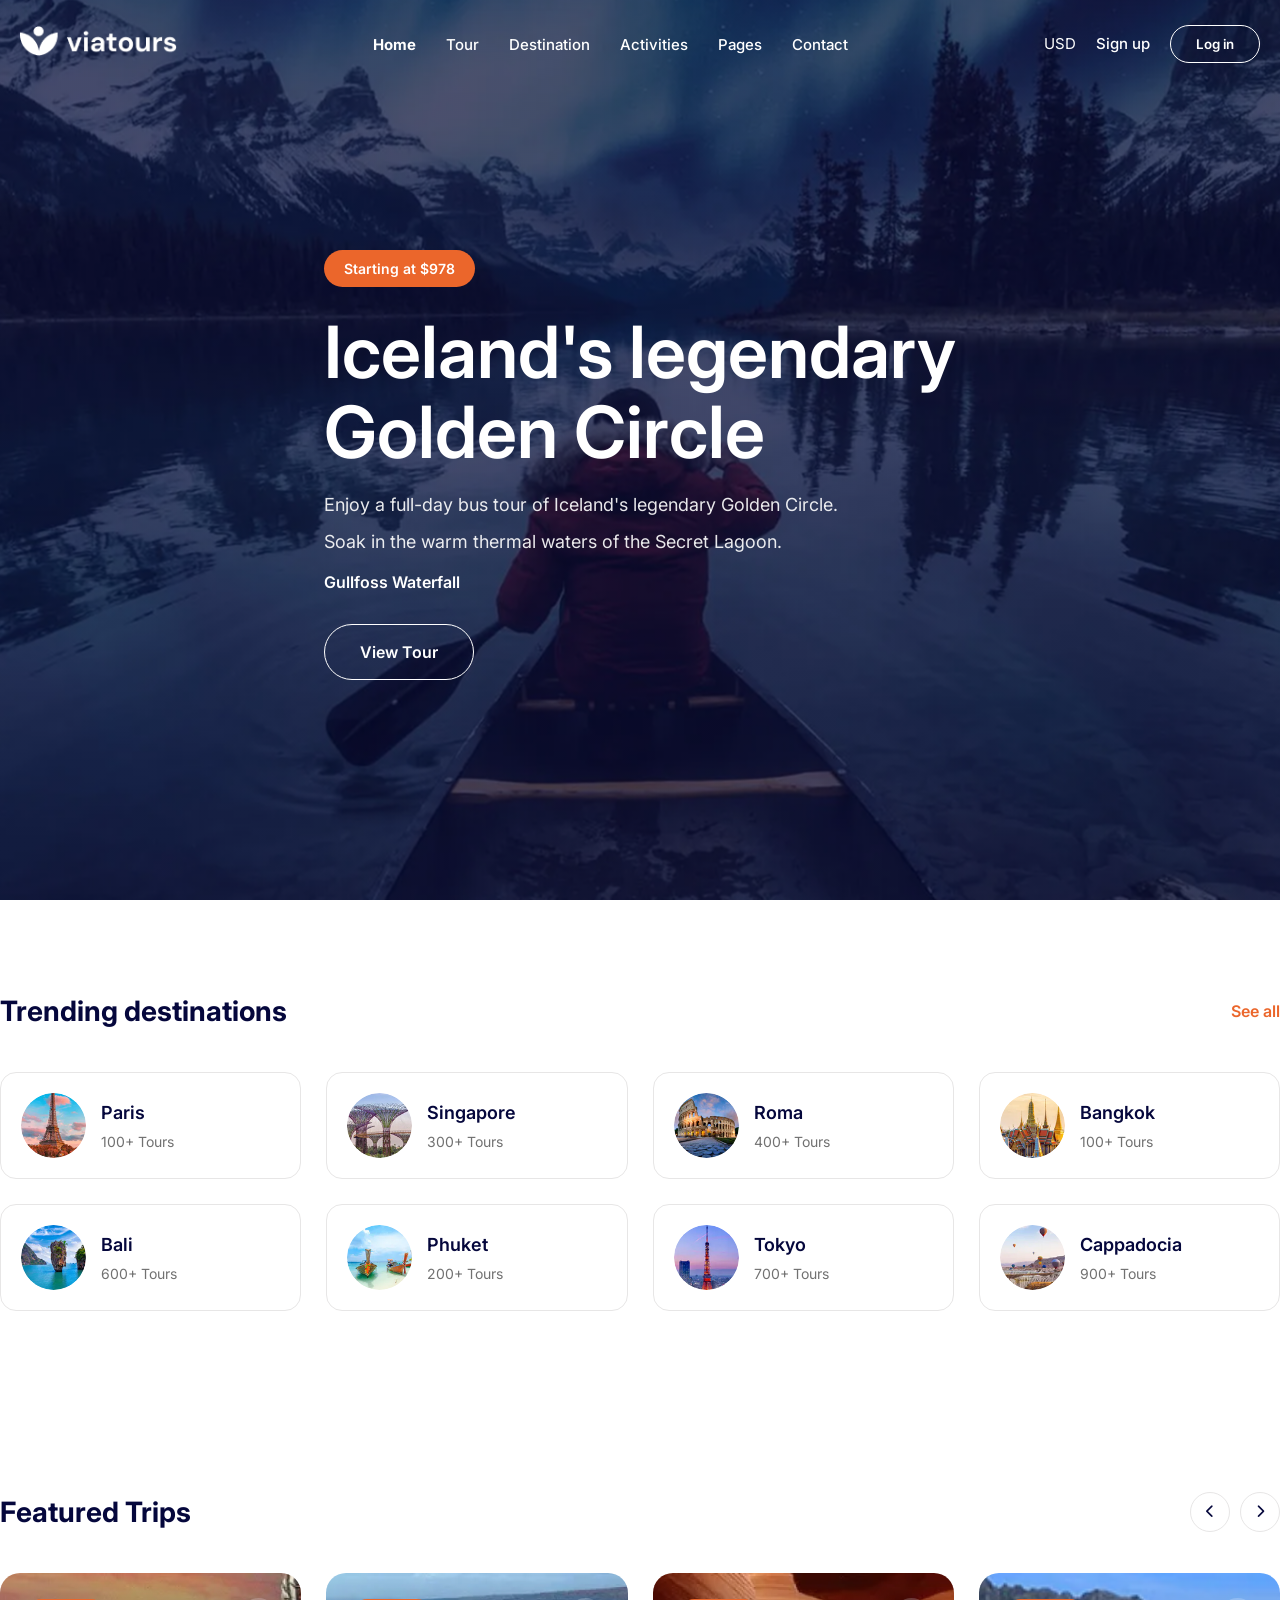
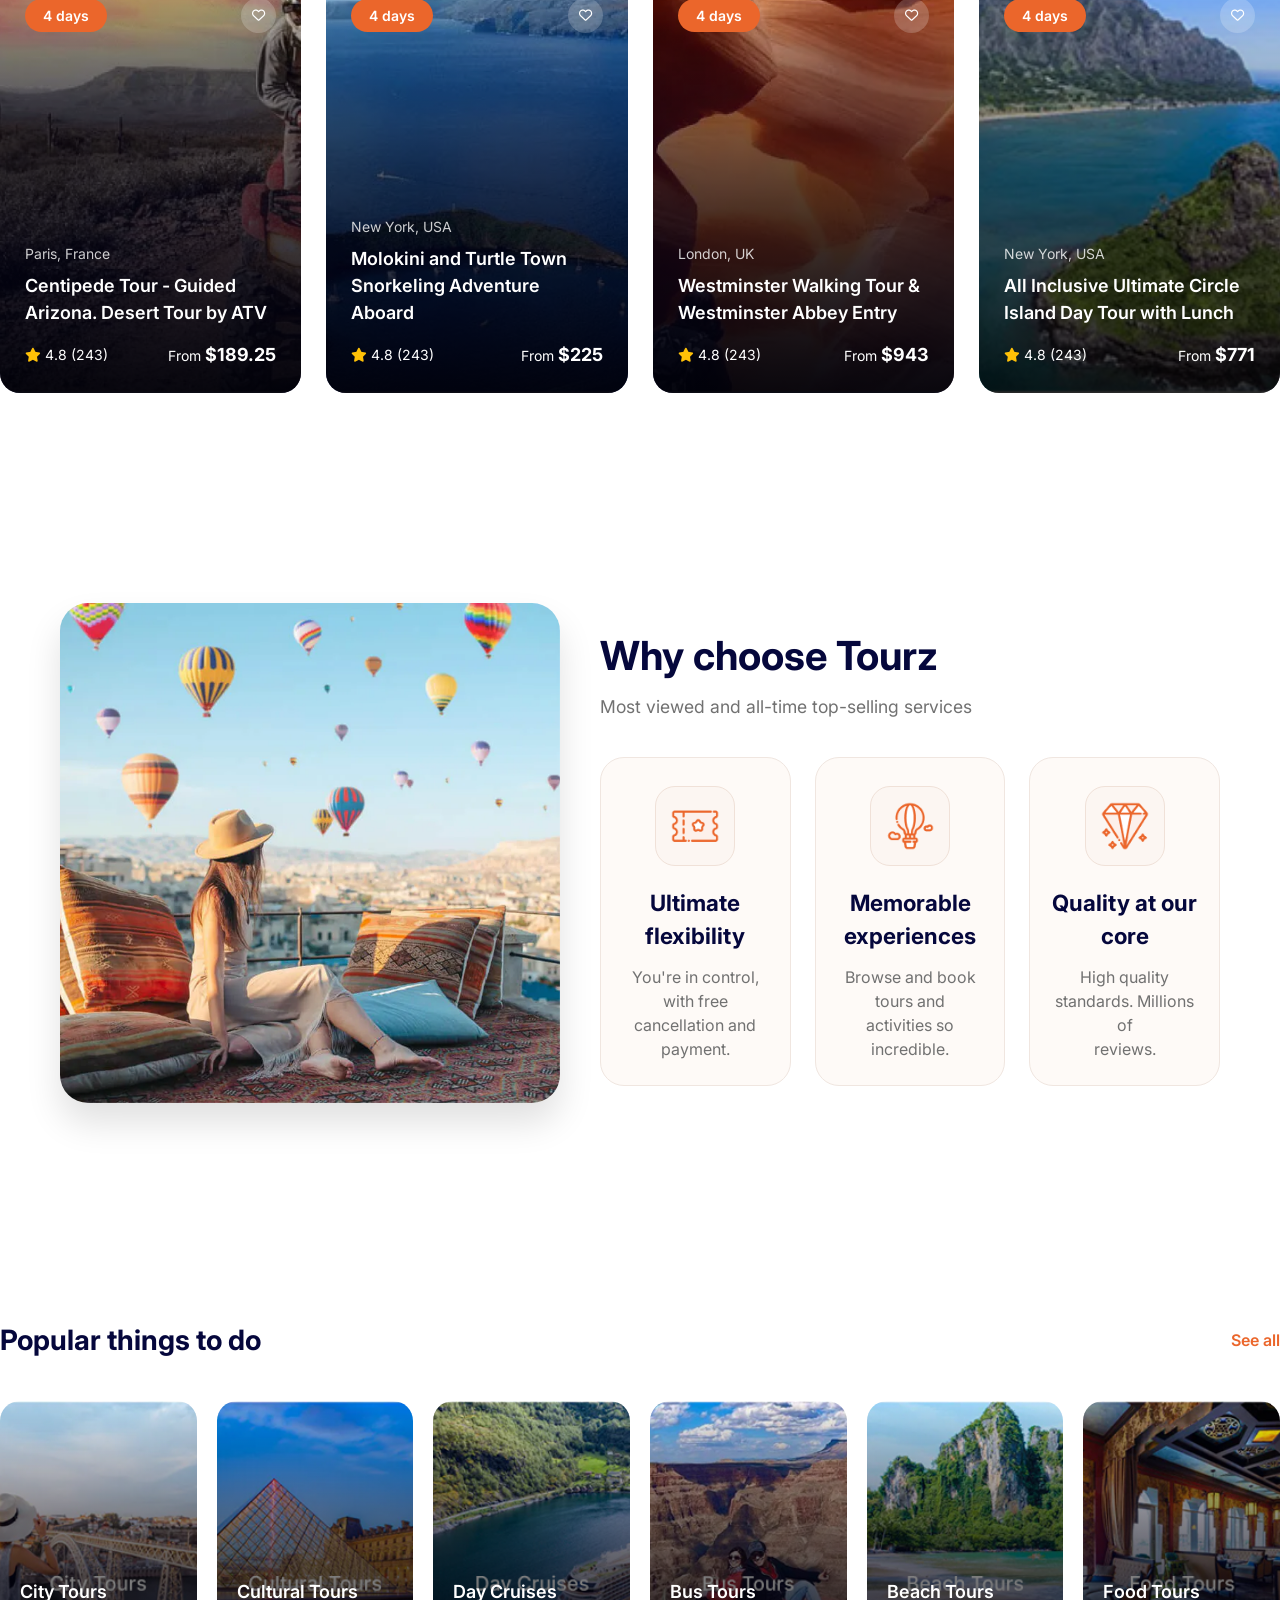
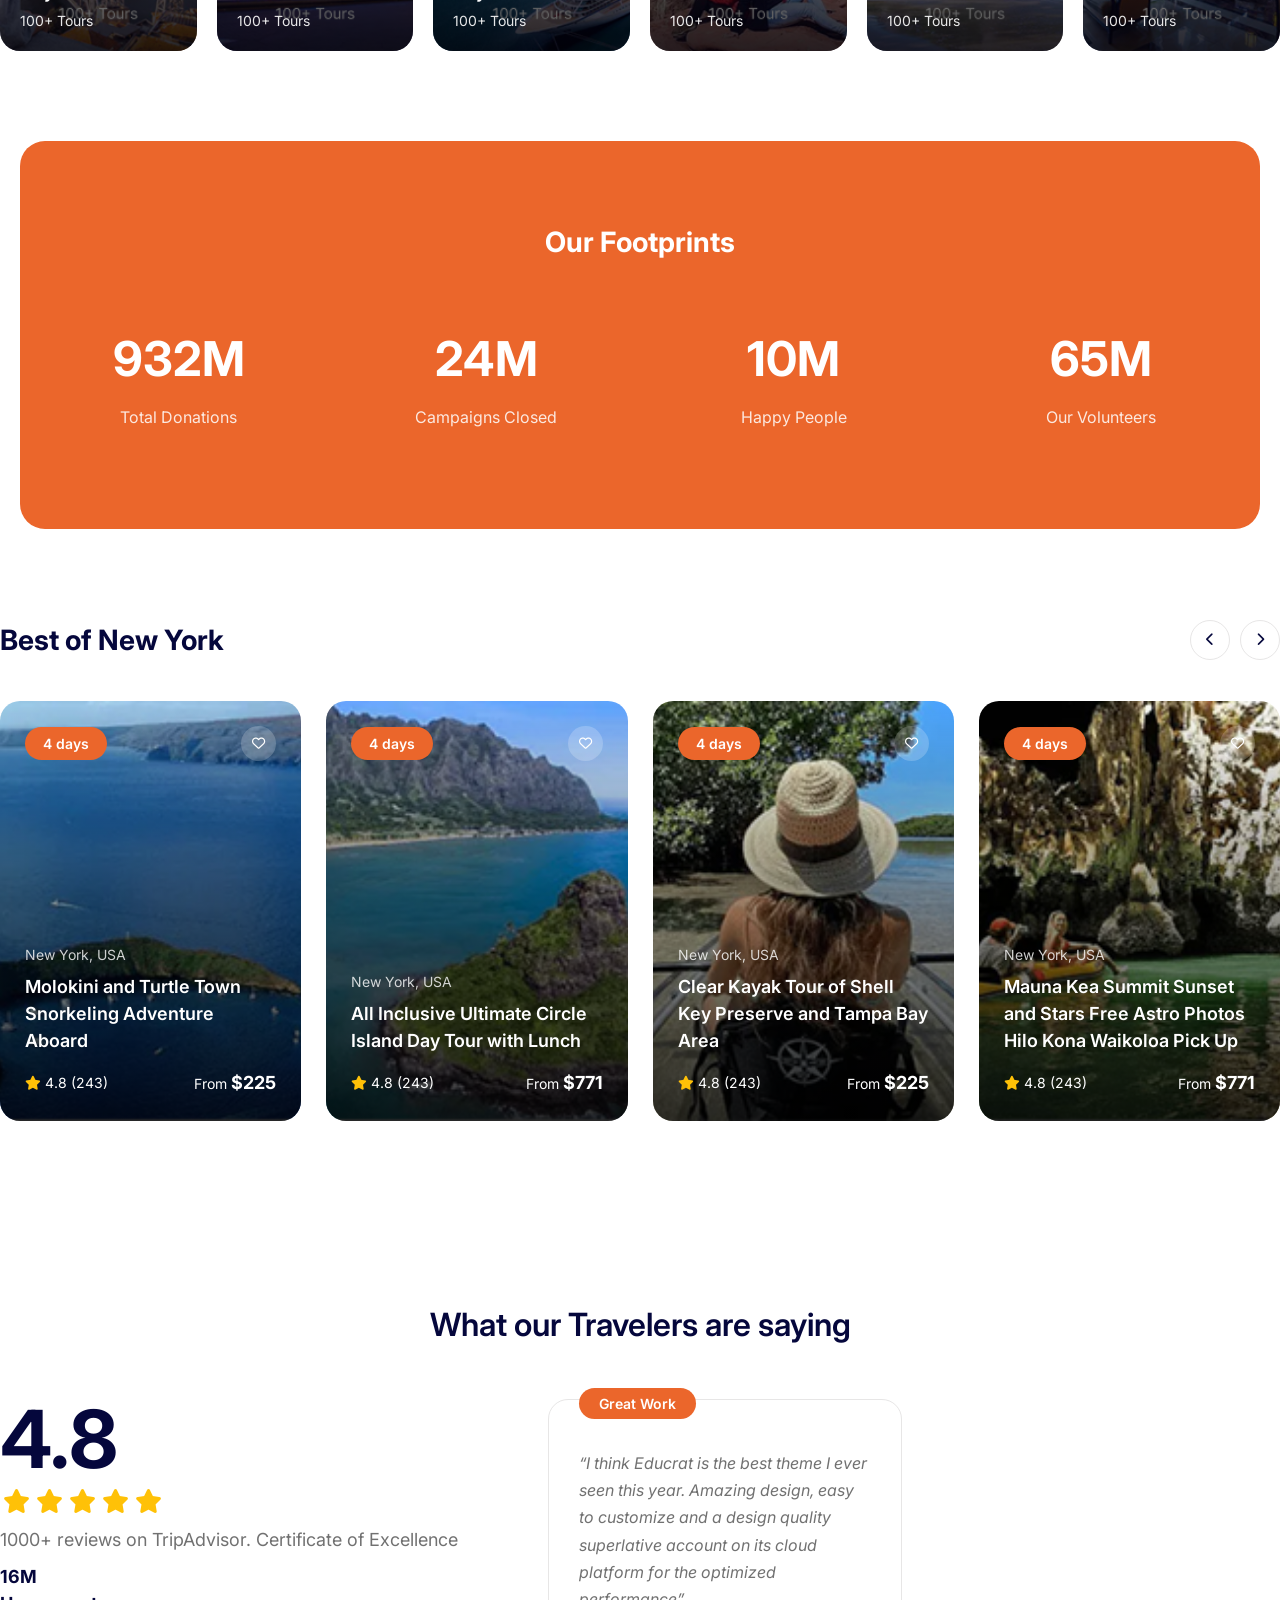
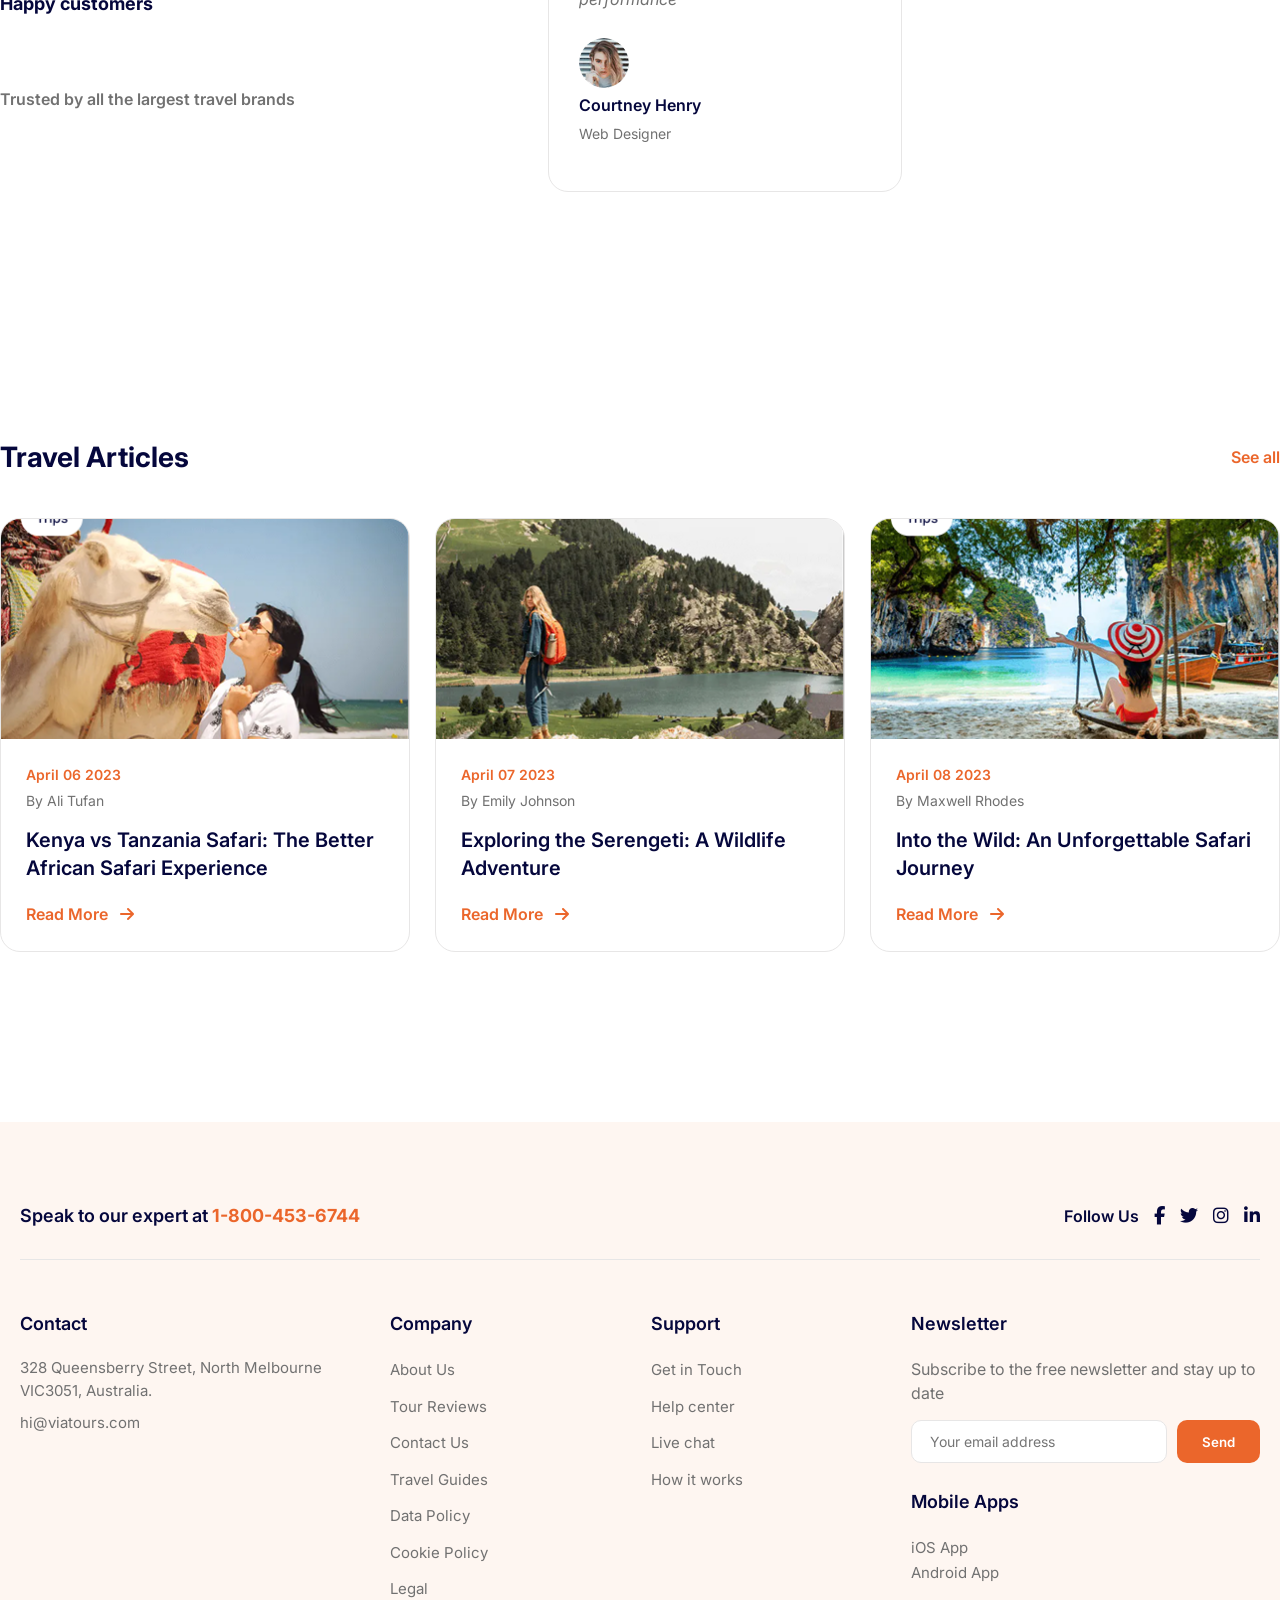
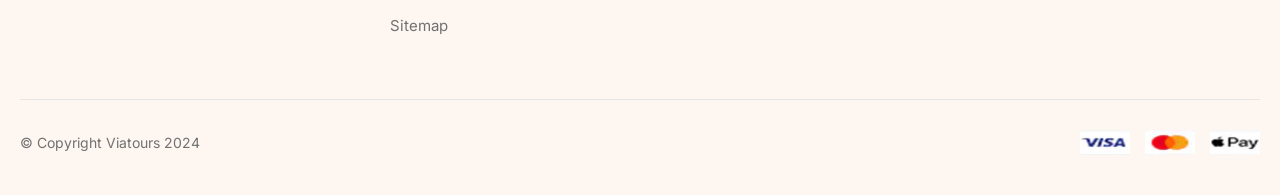
<file: index.html>
<!DOCTYPE html>
<html lang="uk">
<head>
    <meta charset="UTF-8">
    <meta name="viewport" content="width=device-width, initial-scale=1.0">
    <title>Viatours - Iceland's legendary Golden Circle</title>
    <link rel="stylesheet" href="style.css">
    <link href="https://fonts.googleapis.com/css2?family=Inter:wght@400;500;600;700&display=swap" rel="stylesheet">
    <link rel="stylesheet" href="https://cdnjs.cloudflare.com/ajax/libs/font-awesome/6.4.0/css/all.min.css">
</head>
<body>

    <header class="main-header">
        <div class="container header-flex">
            <div class="logo">
                <img src="images/viatours.png" alt="Viatours Logo" height="30">
            </div>
            <nav class="nav-menu">
                <ul>
                    <li><a href="#" class="active">Home</a></li>
                    <li><a href="#">Tour</a></li>
                    <li><a href="#">Destination</a></li>
                    <li><a href="#">Activities</a></li>
                    <li><a href="#">Pages</a></li>
                    <li><a href="#">Contact</a></li>
                </ul>
            </nav>
            <div class="header-right">
                <span class="currency">USD</span>
                <a href="#" class="sign-up">Sign up</a>
                <button class="btn-login">Log in</button>
            </div>
        </div>
    </header>

    <!-- Hero section - створено в гілці feature/hero -->
    <section class="hero">
        <div class="container">
            <div class="hero-content">
                <span class="price-tag">Starting at $978</span>
                <h1>Iceland's legendary <br> Golden Circle</h1>
                <p>Enjoy a full-day bus tour of Iceland's legendary Golden Circle.</p>
                <p>Soak in the warm thermal waters of the Secret Lagoon.</p>
                <span class="waterfall">Gullfoss Waterfall</span>
                <a href="#" class="btn-view">View Tour</a>
                <div class="slider-dots">
                </div>
            </div>
        </div>
    </section>

    <!-- Trending destinations section - створено в гілці feature/destinations -->
    <section class="destinations container section-padding">
        <div class="section-header">
            <h2>Trending destinations</h2>
            <a href="#" class="see-all">See all</a>
        </div>
        <div class="dest-grid">
            <div class="dest-card">
                <img src="images/Paris.png" alt="Paris">
                <div class="dest-info"><h3>Paris</h3><p>100+ Tours</p></div>
            </div>
            <div class="dest-card">
                <img src="images/Singapur.png" alt="Singapore">
                <div class="dest-info"><h3>Singapore</h3><p>300+ Tours</p></div>
            </div>
            <div class="dest-card">
                <img src="images/Roma.png" alt="Roma">
                <div class="dest-info"><h3>Roma</h3><p>400+ Tours</p></div>
            </div>
            <div class="dest-card">
                <img src="images/Bangkok.png" alt="Bangkok">
                <div class="dest-info"><h3>Bangkok</h3><p>100+ Tours</p></div>
            </div>
            <div class="dest-card">
                <img src="images/Bali.png" alt="Bali">
                <div class="dest-info"><h3>Bali</h3><p>600+ Tours</p></div>
            </div>
            <div class="dest-card">
                <img src="images/Phuket.png" alt="Phuket">
                <div class="dest-info"><h3>Phuket</h3><p>200+ Tours</p></div>
            </div>
            <div class="dest-card">
                <img src="images/Tokyo.png" alt="Tokyo">
                <div class="dest-info"><h3>Tokyo</h3><p>700+ Tours</p></div>
            </div>
            <div class="dest-card">
                <img src="images/Cappadocia.png" alt="Cappadocia">
                <div class="dest-info"><h3>Cappadocia</h3><p>900+ Tours</p></div>
            </div>
        </div>
    </section>

    <!-- Featured Trips section - створено в гілці feature/featured-trips -->
    <section class="featured-trips container section-padding">
        <div class="section-header">
            <h2>Featured Trips</h2>
            <div class="nav-arrows">
                <button class="arrow-btn"><i class="fa-solid fa-chevron-left"></i></button>
                <button class="arrow-btn"><i class="fa-solid fa-chevron-right"></i></button>
            </div>
        </div>
        <div class="trips-grid">
            <div class="trip-card" style="background-image: url('images/Centipede Tour.png');">
                <div class="trip-top">
                    <div class="trip-badge">4 days</div>
                    <button class="fav-btn"><i class="fa-regular fa-heart"></i></button>
                </div>
                <div class="trip-content">
                    <p class="trip-location">Paris, France</p>
                    <h4>Centipede Tour - Guided Arizona. Desert Tour by ATV</h4>
                    <div class="trip-footer">
                        <span class="trip-rating"><i class="fa-solid fa-star"></i> 4.8 (243)</span>
                        <span class="trip-price">From <strong>$189.25</strong></span>
                    </div>
                </div>
            </div>
            <div class="trip-card" style="background-image: url('images/Molokini.png');">
                <div class="trip-top">
                    <div class="trip-badge">4 days</div>
                    <button class="fav-btn"><i class="fa-regular fa-heart"></i></button>
                </div>
                <div class="trip-content">
                    <p class="trip-location">New York, USA</p>
                    <h4>Molokini and Turtle Town Snorkeling Adventure Aboard</h4>
                    <div class="trip-footer">
                        <span class="trip-rating"><i class="fa-solid fa-star"></i> 4.8 (243)</span>
                        <span class="trip-price">From <strong>$225</strong></span>
                    </div>
                </div>
            </div>
            <div class="trip-card" style="background-image: url('images/Westminster.png');">
                <div class="trip-top">
                    <div class="trip-badge">4 days</div>
                    <button class="fav-btn"><i class="fa-regular fa-heart"></i></button>
                </div>
                <div class="trip-content">
                    <p class="trip-location">London, UK</p>
                    <h4>Westminster Walking Tour & Westminster Abbey Entry</h4>
                    <div class="trip-footer">
                        <span class="trip-rating"><i class="fa-solid fa-star"></i> 4.8 (243)</span>
                        <span class="trip-price">From <strong>$943</strong></span>
                    </div>
                </div>
            </div>
            <div class="trip-card" style="background-image: url('images/All Inclusive Ultimate Circle Island.png');">
                <div class="trip-top">
                    <div class="trip-badge">4 days</div>
                    <button class="fav-btn"><i class="fa-regular fa-heart"></i></button>
                </div>
                <div class="trip-content">
                    <p class="trip-location">New York, USA</p>
                    <h4>All Inclusive Ultimate Circle Island Day Tour with Lunch</h4>
                    <div class="trip-footer">
                        <span class="trip-rating"><i class="fa-solid fa-star"></i> 4.8 (243)</span>
                        <span class="trip-price">From <strong>$771</strong></span>
                    </div>
                </div>
            </div>
        </div>
    </section>

    <!-- Why choose Tourz section - створено в гілці feature/why-choose -->
<section class="why-tourz-section">
    <div class="why-tourz-layout">
        <div class="tourz-person-image">
            <img src="images/Why.png" alt="Happy traveler" />
        </div>

        <div class="why-tourz-content">
            <div class="tourz-header">
                <h2>Why choose Tourz</h2>
                <p class="tourz-subhead">Most viewed and all-time top-selling services</p>
            </div>

            <div class="tourz-features-grid">
                <div class="feature-card">
                    <div class="feature-img-slot">
                        <img src="images/ticket.svg.png" alt="Flexibility icon" />
                    </div>
                    <h3>Ultimate flexibility</h3>
                    <p>You're in control, with free<br>cancellation and payment.</p>
                </div>
                <div class="feature-card">
                    <div class="feature-img-slot">
                        <img src="images/hot-air-balloon.svg fill.png" alt="Experiences icon" />
                    </div>
                    <h3>Memorable experiences</h3>
                    <p>Browse and book tours and<br>activities so incredible.</p>
                </div>
                <div class="feature-card">
                    <div class="feature-img-slot">
                        <img src="images/diamond.svg.png" alt="Quality icon" />
                    </div>
                    <h3>Quality at our core</h3>
                    <p>High quality standards. Millions of<br>reviews.</p>
                </div>
            </div>
        </div>
    </div>
</section>

    <!-- Popular things to do section - створено в гілці feature/popular-activities -->
    <section class="popular-activities container section-padding">
        <div class="section-header">
            <h2>Popular things to do</h2>
            <a href="#" class="see-all">See all</a>
        </div>
        <div class="activities-grid">
            <div class="activity-card">
                <img src="images/City Tours.png" alt="City Tours">
                <div class="activity-info"><h3>City Tours</h3><p>100+ Tours</p></div>
            </div>
            <div class="activity-card">
                <img src="images/Cultural Tours.png" alt="Cultural Tours">
                <div class="activity-info"><h3>Cultural Tours</h3><p>100+ Tours</p></div>
            </div>
            <div class="activity-card">
                <img src="images/Day Cruises.png" alt="Day Cruises">
                <div class="activity-info"><h3>Day Cruises</h3><p>100+ Tours</p></div>
            </div>
            <div class="activity-card">
                <img src="images/Bus Tours.png" alt="Bus Tours">
                <div class="activity-info"><h3>Bus Tours</h3><p>100+ Tours</p></div>
            </div>
            <div class="activity-card">
                <img src="images/Beach Tours.png" alt="Beach Tours">
                <div class="activity-info"><h3>Beach Tours</h3><p>100+ Tours</p></div>
            </div>
            <div class="activity-card">
                <img src="images/Food Tours.png" alt="Food Tours">
                <div class="activity-info"><h3>Food Tours</h3><p>100+ Tours</p></div>
            </div>
        </div>
    </section>

<!-- Our Footprints stats section - створено в гілці feature/stats -->
<section class="stats section-padding">
    <div class="container">
        <div class="section-header justify-center">
            <h2>Our Footprints</h2>
        </div>
        <div class="stats-grid">
            <div class="stat-box">
                <h3>932M</h3>
                <p>Total Donations</p>
            </div>
            <div class="stat-box">
                <h3>24M</h3>
                <p>Campaigns Closed</p>
            </div>
            <div class="stat-box">
                <h3>10M</h3>
                <p>Happy People</p>
            </div>
            <div class="stat-box">
                <h3>65M</h3>
                <p>Our Volunteers</p>
            </div>
        </div>
    </div>
</section>

    <section class="best-of-ny container section-padding">
        <div class="section-header">
            <h2>Best of New York</h2>
            <div class="nav-arrows">
                <button class="arrow-btn"><i class="fa-solid fa-chevron-left"></i></button>
                <button class="arrow-btn"><i class="fa-solid fa-chevron-right"></i></button>
            </div>
        </div>
        <div class="trips-grid">
            <div class="trip-card" style="background-image: url('images/Moloki and Turtle Town.png');">
                <div class="trip-top">
                    <div class="trip-badge">4 days</div>
                    <button class="fav-btn"><i class="fa-regular fa-heart"></i></button>
                </div>
                <div class="trip-content">
                    <p class="trip-location">New York, USA</p>
                    <h4>Molokini and Turtle Town Snorkeling Adventure Aboard</h4>
                    <div class="trip-footer">
                        <span class="trip-rating"><i class="fa-solid fa-star"></i> 4.8 (243)</span>
                        <span class="trip-price">From <strong>$225</strong></span>
                    </div>
                </div>
            </div>
            <div class="trip-card" style="background-image: url('images/All Inclusive Ultimate Circle Island.png');">
                <div class="trip-top">
                    <div class="trip-badge">4 days</div>
                    <button class="fav-btn"><i class="fa-regular fa-heart"></i></button>
                </div>
                <div class="trip-content">
                    <p class="trip-location">New York, USA</p>
                    <h4>All Inclusive Ultimate Circle Island Day Tour with Lunch</h4>
                    <div class="trip-footer">
                        <span class="trip-rating"><i class="fa-solid fa-star"></i> 4.8 (243)</span>
                        <span class="trip-price">From <strong>$771</strong></span>
                    </div>
                </div>
            </div>
            <div class="trip-card" style="background-image: url('images/Clear Kayak Tour of Shell Key.png');">
                <div class="trip-top">
                    <div class="trip-badge">4 days</div>
                    <button class="fav-btn"><i class="fa-regular fa-heart"></i></button>
                </div>
                <div class="trip-content">
                    <p class="trip-location">New York, USA</p>
                    <h4>Clear Kayak Tour of Shell Key Preserve and Tampa Bay Area</h4>
                    <div class="trip-footer">
                        <span class="trip-rating"><i class="fa-solid fa-star"></i> 4.8 (243)</span>
                        <span class="trip-price">From <strong>$225</strong></span>
                    </div>
                </div>
            </div>
            <div class="trip-card" style="background-image: url('images/Manua Kea Summit Sunset.png');">
                <div class="trip-top">
                    <div class="trip-badge">4 days</div>
                    <button class="fav-btn"><i class="fa-regular fa-heart"></i></button>
                </div>
                <div class="trip-content">
                    <p class="trip-location">New York, USA</p>
                    <h4>Mauna Kea Summit Sunset and Stars Free Astro Photos Hilo Kona Waikoloa Pick Up</h4>
                    <div class="trip-footer">
                        <span class="trip-rating"><i class="fa-solid fa-star"></i> 4.8 (243)</span>
                        <span class="trip-price">From <strong>$771</strong></span>
                    </div>
                </div>
            </div>
        </div>
    </section>
<!-- Testimonials section - створено в гілці feature/testimonials -->
    <section class="testimonials-section container section-padding">
        <h2 class="section-title text-center">What our Travelers are saying</h2>
        <div class="testimonials-layout">
            <div class="testimonials-left">
                <div class="rating-block">
                    <span class="big-rating">4.8</span>
                    <div class="stars-large">
                        <i class="fa-solid fa-star"></i><i class="fa-solid fa-star"></i><i class="fa-solid fa-star"></i><i class="fa-solid fa-star"></i><i class="fa-solid fa-star"></i>
                    </div>
                    <p>1000+ reviews on TripAdvisor. Certificate of Excellence</p>
                    <p class="happy-customers">16M <br> Happy customers</p>
                </div>
                <div class="trusted-brands">
                    <p>Trusted by all the largest travel brands</p>
                    <div class="brands-logos">
                        <img src="images/amazon1.png" alt="amazon">
                        <img src="images/AMD1.png" alt="AMDL">
                        <img src="images/CISCO1.png" alt="dhl">
                        <img src="images/CISCO1.png" alt="cisco">
                        <img src="images/dropcam1.png" alt="dropcam">
                        <img src="images/logitech1.png" alt="logitech">
                        <img src="images/Spotsify1.png" alt="spottys">
                    </div>
                </div>
            </div>
            <div class="testimonials-right">
                <div class="review-cards">
                    <div class="review-card">
                        <span class="great-work-badge">Great Work</span>
                        <p>“I think Educrat is the best theme I ever seen this year. Amazing design, easy to customize and a design quality superlative account on its cloud platform for the optimized performance”</p>
                        <div class="author">
                            <img src="images/Courtney Henry.png" alt="Courtney Henry">
                            <div>
                                <h4>Courtney Henry</h4>
                                <p>Web Designer</p>
                            </div>
                        </div>
                    </div>
                        </div>
                    </div>
                </div>
            </div>
        </div>
    </section>

    <!-- Travel Articles section - створено в гілці feature/articles -->
    <section class="articles container section-padding">
        <div class="section-header">
            <h2>Travel Articles</h2>
            <a href="#" class="see-all">See all</a>
        </div>
        <div class="articles-grid">
            <div class="article-card">
                <div class="article-img">
                    <img src="images/Kenya vs Tanzania.png" alt="Kenya vs Tanzania Safari">
                </div>
                <div class="article-content">
                    <span class="date">April 06 2023</span>
                    <span class="author">By Ali Tufan</span>
                    <h3>Kenya vs Tanzania Safari: The Better African Safari Experience</h3>
                    <a href="#" class="read-more">Read More <i class="fa-solid fa-arrow-right"></i></a>
                </div>
            </div>
            <div class="article-card">
                <div class="article-img">
                    <img src="images/Exploring the Serengeti.png" alt="Exploring the Serengeti">
                </div>
                <div class="article-content">
                    <span class="date">April 07 2023</span>
                    <span class="author">By Emily Johnson</span>
                    <h3>Exploring the Serengeti: A Wildlife Adventure</h3>
                    <a href="#" class="read-more">Read More <i class="fa-solid fa-arrow-right"></i></a>
                </div>
            </div>
            <div class="article-card">
                <div class="article-img">
                    <img src="images/By Maxwell Rhodes.png" alt="Into the Wild">
                </div>
                <div class="article-content">
                    <span class="date">April 08 2023</span>
                    <span class="author">By Maxwell Rhodes</span>
                    <h3>Into the Wild: An Unforgettable Safari Journey</h3>
                    <a href="#" class="read-more">Read More <i class="fa-solid fa-arrow-right"></i></a>
                </div>
            </div>
        </div>
    </section>

    <!-- Footer - створено в гілці feature/footer -->
    <footer class="footer">
        <div class="container">
            <div class="footer-top">
                <p class="expert-text">Speak to our expert at <span>1-800-453-6744</span></p>
                <div class="social">
                    <span>Follow Us</span>
                    <a href="#"><i class="fab fa-facebook-f"></i></a>
                    <a href="#"><i class="fab fa-twitter"></i></a>
                    <a href="#"><i class="fab fa-instagram"></i></a>
                    <a href="#"><i class="fab fa-linkedin-in"></i></a>
                </div>
            </div>
            <hr class="footer-divider">
            <div class="footer-main">
                <div class="footer-col contact-col">
                    <h4>Contact</h4>
                    <p>328 Queensberry Street, North Melbourne VIC3051, Australia.</p>
                    <p><a href="mailto:hi@viatours.com">hi@viatours.com</a></p>
                </div>
                <div class="footer-col">
                    <h4>Company</h4>
                    <ul>
                        <li><a href="#">About Us</a></li>
                        <li><a href="#">Tour Reviews</a></li>
                        <li><a href="#">Contact Us</a></li>
                        <li><a href="#">Travel Guides</a></li>
                        <li><a href="#">Data Policy</a></li>
                        <li><a href="#">Cookie Policy</a></li>
                        <li><a href="#">Legal</a></li>
                        <li><a href="#">Sitemap</a></li>
                    </ul>
                </div>
                <div class="footer-col">
                    <h4>Support</h4>
                    <ul>
                        <li><a href="#">Get in Touch</a></li>
                        <li><a href="#">Help center</a></li>
                        <li><a href="#">Live chat</a></li>
                        <li><a href="#">How it works</a></li>
                    </ul>
                </div>
                <div class="footer-col newsletter-col">
                    <h4>Newsletter</h4>
                    <p>Subscribe to the free newsletter and stay up to date</p>
                    <div class="sub-input">
                        <input type="email" placeholder="Your email address">
                        <button>Send</button>
                    </div>
                    <h4 class="mt-20">Mobile Apps</h4>
                    <p><a href="#">iOS App</a></p>
                    <p><a href="#">Android App</a></p>
                </div>
            </div>
            <div class="footer-bottom">
                <p class="copy">© Copyright Viatours 2024</p>
                <div class="payment-methods">
                    <img src="images/visa.png" alt="Visa">
                    <img src="images/footer.png" alt="Mastercard">
                    <img src="images/Pay.png" alt="PayPal">
                </div>
            </div>
        </div>
    </footer>

</body>
</html>
</file>
<file: style.css>
:root {
    --primary: #EB662B;
    --dark: #05073C;
    --text: #717171;
    --bg-light: #F9FAFB;
    --border: #E7E6E6;
}

* {
    margin: 0;
    padding: 0;
    box-sizing: border-box;
    font-family: 'Inter', sans-serif;
}

body {
    background: white;
    color: var(--text);
    line-height: 1.5;
}

h1, h2, h3, h4 {
    color: var(--dark);
    font-weight: 600;
}

a {
    text-decoration: none;
    color: inherit;
}

ul {
    list-style: none;
}

.container {
    max-width: 1320px;
    margin: 0 auto;
    padding: 0 20px;
}

.section-padding {
    padding: 90px 0;
}

.text-center {
    text-align: center;
}

.main-header {
    position: absolute;
    width: 100%;
    top: 0;
    left: 0;
    z-index: 10;
    padding: 25px 0;
    color: white;
}

.header-flex {
    display: flex;
    justify-content: space-between;
    align-items: center;
}

.logo img {
    height: 30px;
}

.nav-menu ul {
    display: flex;
    gap: 30px;
}

.nav-menu a {
    color: white;
    font-size: 15px;
    font-weight: 500;
}

.nav-menu a.active {
    font-weight: 700;
}

.header-right {
    display: flex;
    align-items: center;
    gap: 20px;
    font-size: 15px;
}

.sign-up {
    color: white;
    font-weight: 500;
}

.btn-login {
    border: 1px solid white;
    padding: 10px 25px;
    border-radius: 50px;
    background: transparent;
    color: white;
    font-weight: 600;
    cursor: pointer;
}

.hero {
    height: 100vh;
    min-height: 750px;
    display: flex;
    align-items: center;
    background: linear-gradient(rgba(5,7,60,0.5), rgba(5,7,60,0.5)),
                url('images/Hero.png') center/cover no-repeat;
    color: white;
}

.hero-content {
    max-width: 650px;
    margin-top: 80px;
}

.price-tag {
    background: var(--primary);
    padding: 8px 20px;
    border-radius: 50px;
    font-size: 14px;
    font-weight: 600;
    display: inline-block;
    margin-bottom: 25px;
}

.hero h1 {
    font-size: 72px;
    color: white;
    line-height: 1.1;
    margin-bottom: 20px;
}

.hero p {
    color: white;
    opacity: 0.9;
    font-size: 18px;
    margin-bottom: 10px;
}

.waterfall {
    display: block;
    color: white;
    font-weight: 600;
    margin: 15px 0 30px;
}

.btn-view {
    display: inline-block;
    background: transparent;
    border: 1px solid white;
    padding: 15px 35px;
    border-radius: 50px;
    color: white;
    font-weight: 600;
    margin-bottom: 20px;
}

.slider-dots {
    margin-top: 30px;
    font-size: 16px;
    letter-spacing: 8px;
    opacity: 0.7;
}

.slider-dots span {
    color: white;
    font-weight: bold;
    opacity: 1;
}

.section-header {
    display: flex;
    justify-content: space-between;
    align-items: center;
    margin-bottom: 40px;
}

.section-header h2 {
    font-size: 28px;
    font-weight: 700;
}

.see-all {
    color: var(--primary);
    font-weight: 600;
    font-size: 16px;
}

.nav-arrows {
    display: flex;
    gap: 10px;
}

.arrow-btn {
    width: 40px;
    height: 40px;
    border-radius: 50%;
    background: white;
    border: 1px solid var(--border);
    color: var(--dark);
    cursor: pointer;
    display: flex;
    align-items: center;
    justify-content: center;
    transition: 0.3s;
}

.arrow-btn:hover {
    background: var(--primary);
    color: white;
    border-color: var(--primary);
}

.dest-grid {
    display: grid;
    grid-template-columns: repeat(4, 1fr);
    gap: 25px;
}

.dest-card {
    display: flex;
    align-items: center;
    gap: 15px;
    background: white;
    border-radius: 16px;
    padding: 20px;
    border: 1px solid var(--border);
    transition: 0.3s;
    cursor: pointer;
}

.dest-card:hover {
    transform: translateY(-6px);
    box-shadow: 0 20px 40px rgba(0,0,0,0.08);
}

.dest-card img {
    width: 65px;
    height: 65px;
    border-radius: 50%;
    object-fit: cover;
}

.dest-info h3 {
    font-size: 18px;
    margin-bottom: 5px;
}

.dest-info p {
    font-size: 14px;
    color: var(--text);
}

.trips-grid {
    display: grid;
    grid-template-columns: repeat(4, 1fr);
    gap: 25px;
}

.trip-card {
    height: 420px;
    border-radius: 20px;
    overflow: hidden;
    position: relative;
    padding: 25px;
    display: flex;
    flex-direction: column;
    justify-content: space-between;
    color: white;
    background-size: cover;
    background-position: center;
}

.trip-card::after {
    content: '';
    position: absolute;
    inset: 0;
    background: linear-gradient(to top, rgba(0,0,0,0.8), transparent);
    z-index: 1;
}

.trip-top {
    display: flex;
    justify-content: space-between;
    align-items: center;
    position: relative;
    z-index: 2;
}

.trip-badge {
    background: var(--primary);
    padding: 6px 18px;
    border-radius: 50px;
    font-size: 14px;
    font-weight: 600;
}

.fav-btn {
    background: rgba(255,255,255,0.2);
    border: none;
    width: 35px;
    height: 35px;
    border-radius: 50%;
    display: flex;
    align-items: center;
    justify-content: center;
    color: white;
    cursor: pointer;
}

.trip-content {
    position: relative;
    z-index: 2;
}

.trip-location {
    font-size: 14px;
    opacity: 0.8;
    margin-bottom: 8px;
}

.trip-content h4 {
    font-size: 18px;
    font-weight: 600;
    color: white;
    margin-bottom: 15px;
}

.trip-footer {
    display: flex;
    justify-content: space-between;
    align-items: center;
}

.trip-rating {
    font-size: 14px;
}

.trip-rating i {
    color: #FFC107;
}

.trip-price {
    font-size: 14px;
}

.trip-price strong {
    font-size: 18px;
    font-weight: 700;
}
.activities-grid {
    display: grid;
    grid-template-columns: repeat(6, 1fr);
    gap: 20px;
}

.activity-card {
    height: 250px;
    border-radius: 20px;
    overflow: hidden;
    position: relative;
}

.activity-card img {
    width: 100%;
    height: 100%;
    object-fit: cover;
}

.activity-card::after {
    content: '';
    position: absolute;
    inset: 0;
    background: linear-gradient(to top, rgba(0,0,0,0.7), transparent);
    z-index: 1;
}

.activity-info {
    position: absolute;
    bottom: 20px;
    left: 20px;
    z-index: 2;
    color: white;
}

.activity-info h3 {
    color: white;
    font-size: 18px;
    margin-bottom: 5px;
}

.activity-info p {
    font-size: 14px;
    opacity: 0.9;
}

.stats {
    background: var(--primary);
    color: white;
    border-radius: 25px;
    padding: 80px 0;
    margin: 0 20px;
}

.stats .section-header h2 {
    color: white;
    text-align: center;
}

.justify-center {
    justify-content: center;
}

.stats-grid {
    display: grid;
    grid-template-columns: repeat(4, 1fr);
    text-align: center;
    gap: 30px;
}

.stat-box {
    padding: 20px;
}

.stat-box h3 {
    font-size: 48px;
    color: white;
    font-weight: 700;
    margin-bottom: 10px;
}

.stat-box p {
    color: rgba(255,255,255,0.85);
    font-size: 16px;
    margin: 0;
}

.testimonials-section {
    background: white;
}

.testimonials-section .section-title {
    font-size: 32px;
    margin-bottom: 50px;
}

.testimonials-layout {
    display: flex;
    gap: 60px;
    align-items: flex-start;
}

.testimonials-left {
    flex: 1;
    display: flex;
    flex-direction: column;
    gap: 40px;
}

.rating-block .big-rating {
    font-size: 80px;
    font-weight: 700;
    color: var(--dark);
    line-height: 1;
}

.stars-large {
    margin: 10px 0;
}

.stars-large i {
    color: #FFC107;
    font-size: 24px;
    margin: 0 3px;
}

.rating-block p {
    font-size: 18px;
    margin: 10px 0;
}

.happy-customers {
    font-size: 22px;
    font-weight: 700;
    color: var(--dark);
}

.trusted-brands {
    margin-top: 20px;
}

.trusted-brands p {
    font-weight: 600;
    margin-bottom: 20px;
}

.brands-logos {
    display: flex;
    flex-wrap: wrap;
    gap: 25px;
    align-items: center;
}

.brands-logos img {
    height: 25px;
    opacity: 0.7;
    transition: opacity 0.3s;
}

.brands-logos img:hover {
    opacity: 1;
}

.testimonials-right {
    flex: 1.5;
}

.review-cards {
    display: grid;
    grid-template-columns: repeat(2, 1fr);
    gap: 25px;
}

.review-card {
    background: white;
    border: 1px solid var(--border);
    border-radius: 20px;
    padding: 30px;
    position: relative;
}

.great-work-badge {
    position: absolute;
    top: -12px;
    left: 30px;
    background: var(--primary);
    color: white;
    padding: 5px 20px;
    border-radius: 50px;
    font-size: 14px;
    font-weight: 600;
}

.review-card p {
    font-style: italic;
    margin: 20px 0 25px;
    color: var(--text);
    line-height: 1.7;
}

.author {
    display: flex;
    align-items: center;
    gap: 15px;
}

.author img {
    width: 50px;
    height: 50px;
    border-radius: 50%;
    object-fit: cover;
}

.author h4 {
    margin-bottom: 5px;
    font-size: 16px;
}

.author p {
    margin: 0;
    font-style: normal;
    font-size: 14px;
    color: var(--text);
}

.articles-grid {
    display: grid;
    grid-template-columns: repeat(3, 1fr);
    gap: 25px;
}

.article-card {
    border-radius: 20px;
    overflow: hidden;
    border: 1px solid var(--border);
    transition: 0.3s;
    background: white;
}

.article-card:hover {
    transform: translateY(-5px);
    box-shadow: 0 15px 30px rgba(0,0,0,0.05);
}

.article-img {
    height: 220px;
    overflow: hidden;
}

.article-img img {
    width: 100%;
    height: 100%;
    object-fit: cover;
}

.article-content {
    padding: 25px;
}

.date {
    display: block;
    font-size: 14px;
    color: var(--primary);
    margin-bottom: 5px;
    font-weight: 600;
}

.author {
    display: block;
    font-size: 14px;
    color: var(--text);
    margin-bottom: 15px;
}

.article-content h3 {
    font-size: 20px;
    margin-bottom: 20px;
    line-height: 1.4;
}

.read-more {
    color: var(--primary);
    font-weight: 600;
    font-size: 16px;
}

.read-more i {
    margin-left: 8px;
    transition: transform 0.3s;
}

.read-more:hover i {
    transform: translateX(5px);
}

.footer {
    background: #FEF6F1;
    padding: 80px 0 40px;
    margin-top: 80px;
}

.footer-top {
    display: flex;
    justify-content: space-between;
    align-items: center;
    margin-bottom: 30px;
}

.expert-text {
    font-size: 18px;
    font-weight: 600;
    color: var(--dark);
}

.expert-text span {
    color: var(--primary);
    font-weight: 700;
}

.social {
    display: flex;
    align-items: center;
    gap: 15px;
}

.social span {
    font-weight: 600;
    color: var(--dark);
}

.social a {
    color: var(--dark);
    font-size: 18px;
    transition: color 0.3s;
}

.social a:hover {
    color: var(--primary);
}

.footer-divider {
    border: none;
    height: 1px;
    background: var(--border);
    margin-bottom: 50px;
}

.footer-main {
    display: grid;
    grid-template-columns: 1.2fr 0.8fr 0.8fr 1.2fr;
    gap: 40px;
}

.footer-col h4 {
    font-size: 18px;
    margin-bottom: 20px;
    color: var(--dark);
}

.footer-col ul li {
    margin-bottom: 12px;
}

.footer-col a {
    color: var(--text);
    font-size: 15px;
    transition: color 0.3s;
}

.footer-col a:hover {
    color: var(--primary);
}

.contact-col p {
    margin-bottom: 10px;
    font-size: 15px;
    color: var(--text);
}

.sub-input {
    display: flex;
    gap: 10px;
    margin-top: 15px;
}

.sub-input input {
    flex: 1;
    padding: 12px 18px;
    border: 1px solid var(--border);
    border-radius: 10px;
    font-size: 14px;
}

.sub-input button {
    background: var(--primary);
    color: white;
    border: none;
    padding: 12px 25px;
    border-radius: 10px;
    font-weight: 600;
    cursor: pointer;
}

.mt-20 {
    margin-top: 25px;
}

.footer-bottom {
    display: flex;
    justify-content: space-between;
    align-items: center;
    margin-top: 50px;
    padding-top: 30px;
    border-top: 1px solid var(--border);
}

.copy {
    font-size: 14px;
    color: var(--text);
}

.payment-methods {
    display: flex;
    gap: 15px;
}

.payment-methods img {
    height: 25px;
}

@media (max-width: 1024px) {
    .dest-grid,
    .trips-grid {
        grid-template-columns: repeat(2, 1fr);
    }
    .activities-grid {
        grid-template-columns: repeat(3, 1fr);
    }
    .articles-grid {
        grid-template-columns: repeat(2, 1fr);
    }
    .testimonials-layout {
        flex-direction: column;
    }
    .footer-main {
        grid-template-columns: repeat(2, 1fr);
    }
}

@media (max-width: 768px) {
    .hero h1 {
        font-size: 40px;
    }
    .dest-grid,
    .trips-grid,
    .activities-grid,
    .articles-grid {
        grid-template-columns: 1fr;
    }
    .review-cards {
        grid-template-columns: 1fr;
    }
    .footer-main {
        grid-template-columns: 1fr;
    }
}
.why-tourz-section {
    background: #ffffff;
    border-radius: 32px;
    padding: 60px 20px;
    max-width: 1200px;
    margin: 60px auto;
}

.why-tourz-layout {
    display: flex;
    align-items: center;
    gap: 40px;
    flex-wrap: wrap;
}

.tourz-person-image {
    flex: 0 0 45%;               
    max-width: 500px;
    text-align: center;
}

.tourz-person-image img {
    width: 100%;
    height: auto;
    max-height: 550px;         
    border-radius: 28px;
    object-fit: cover;
    box-shadow: 0 20px 35px rgba(0,0,0,0.12);
}

.why-tourz-content {
    flex: 1 1 500px;
}

.tourz-header {
    text-align: left;
    margin-bottom: 36px;
}

.tourz-header h2 {
    font-size: 2.5rem;
    font-weight: 700;
    color: #05073C;
    margin-bottom: 8px;
}

.tourz-subhead {
    font-size: 1.1rem;
    color: #717171;
    margin: 0;
}

.tourz-features-grid {
    display: flex;
    flex-wrap: wrap;
    gap: 24px;
}

.feature-card {
    flex: 1 1 180px;
    background: #FEFAF7;
    border-radius: 24px;
    padding: 28px 20px 24px;
    text-align: center;
    border: 1px solid #f0e6e0;
    transition: 0.25s;
}

.feature-card:hover {
    transform: translateY(-6px);
    border-color: #EB662B;
    box-shadow: 0 20px 30px rgba(235, 102, 43, 0.08);
}

.feature-img-slot {
    width: 80px;
    height: 80px;
    margin: 0 auto 20px;
    background: #fcf6f2;
    border-radius: 20px;
    display: flex;
    align-items: center;
    justify-content: center;
    border: 1px solid #f0e1d8;
}

.feature-img-slot img {
    max-width: 50px;
    max-height: 50px;
    object-fit: contain;
}

.feature-card h3 {
    font-size: 1.4rem;
    font-weight: 700;
    color: #05073C;
    margin-bottom: 12px;
}

.feature-card p {
    color: #717171;
    line-height: 1.5;
    margin: 0;
}

@media (max-width: 900px) {
    .why-tourz-layout {
        flex-direction: column;
        gap: 30px;
    }
    .tourz-person-image {
        flex: 0 0 auto;
        width: 100%;
        max-width: 400px;
        margin: 0 auto;
    }
    .tourz-person-image img {
        max-height: 450px;
    }
    .tourz-header {
        text-align: center;
    }
    .tourz-features-grid {
        justify-content: center;
    }
}

@media (max-width: 600px) {
    .tourz-header h2 {
        font-size: 2rem;
    }
    .feature-card {
        flex: 1 1 100%;
        min-width: auto;
    }
}
</file>
